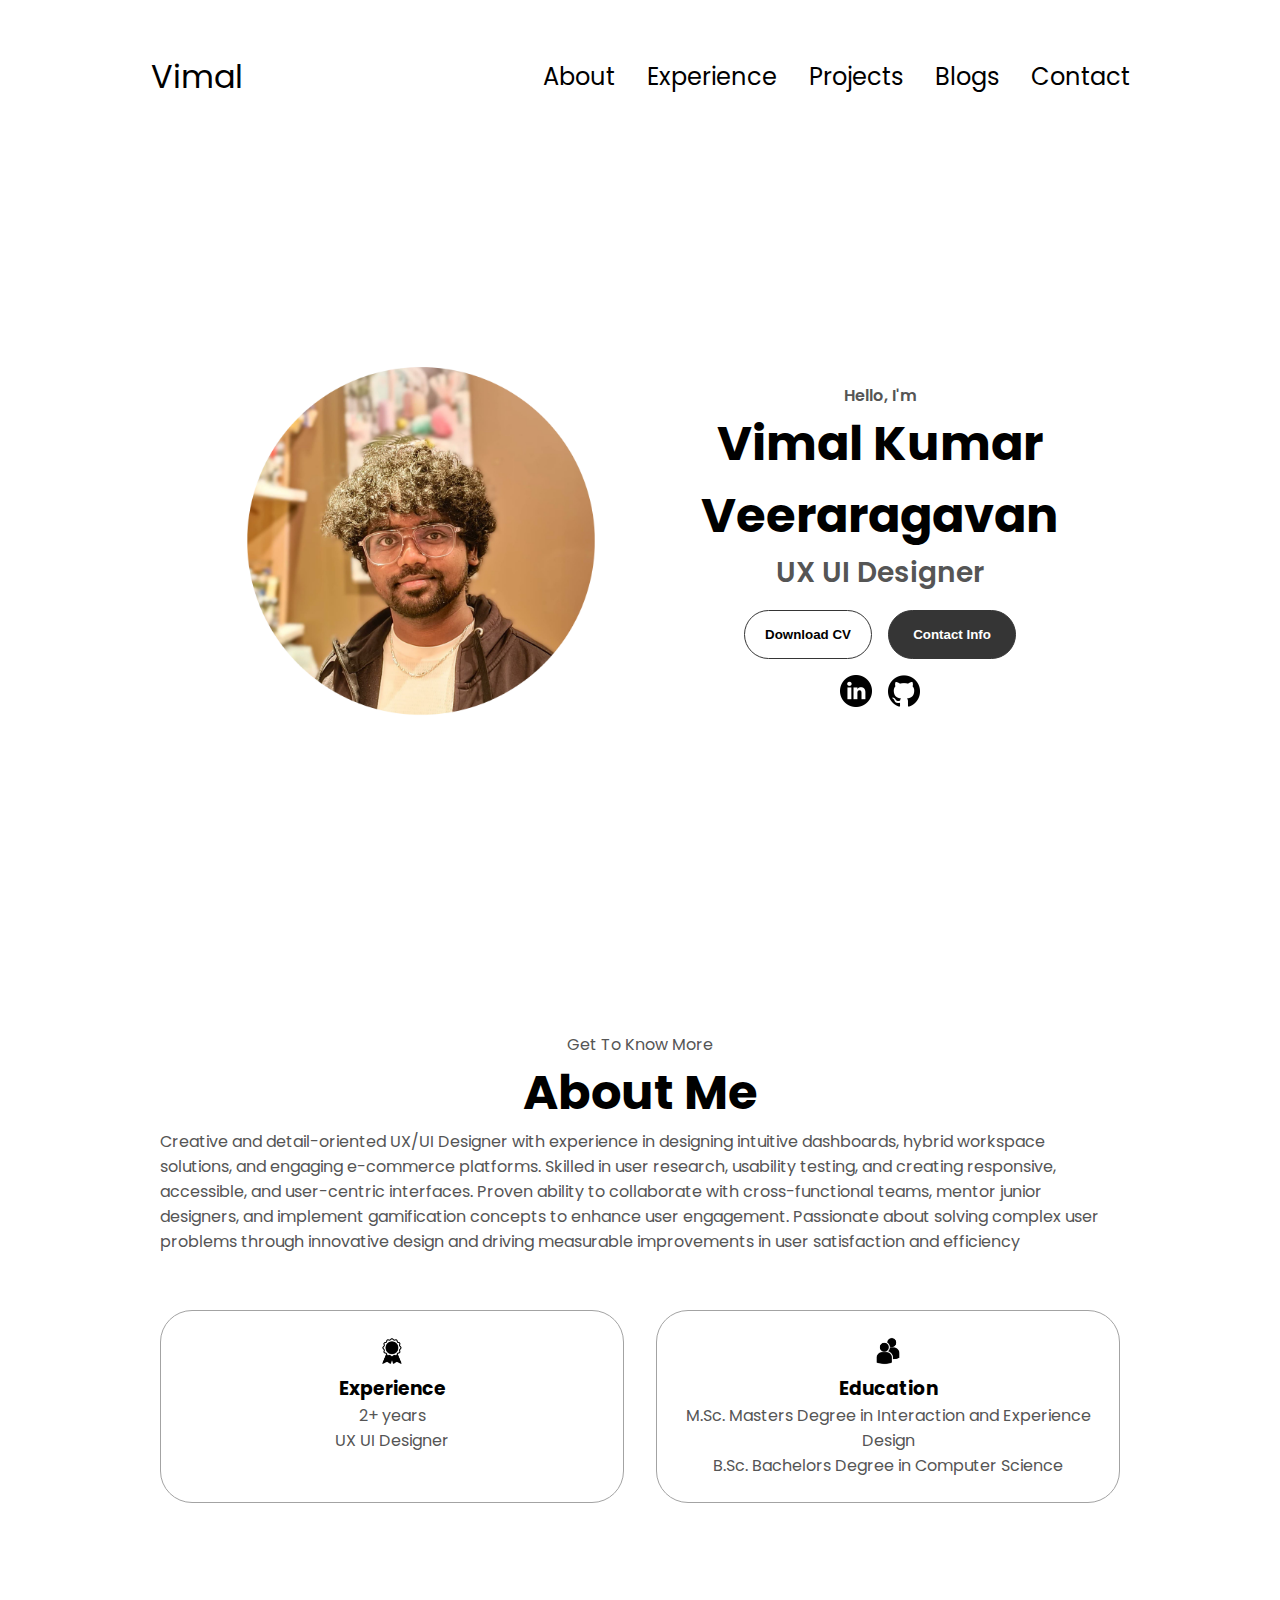
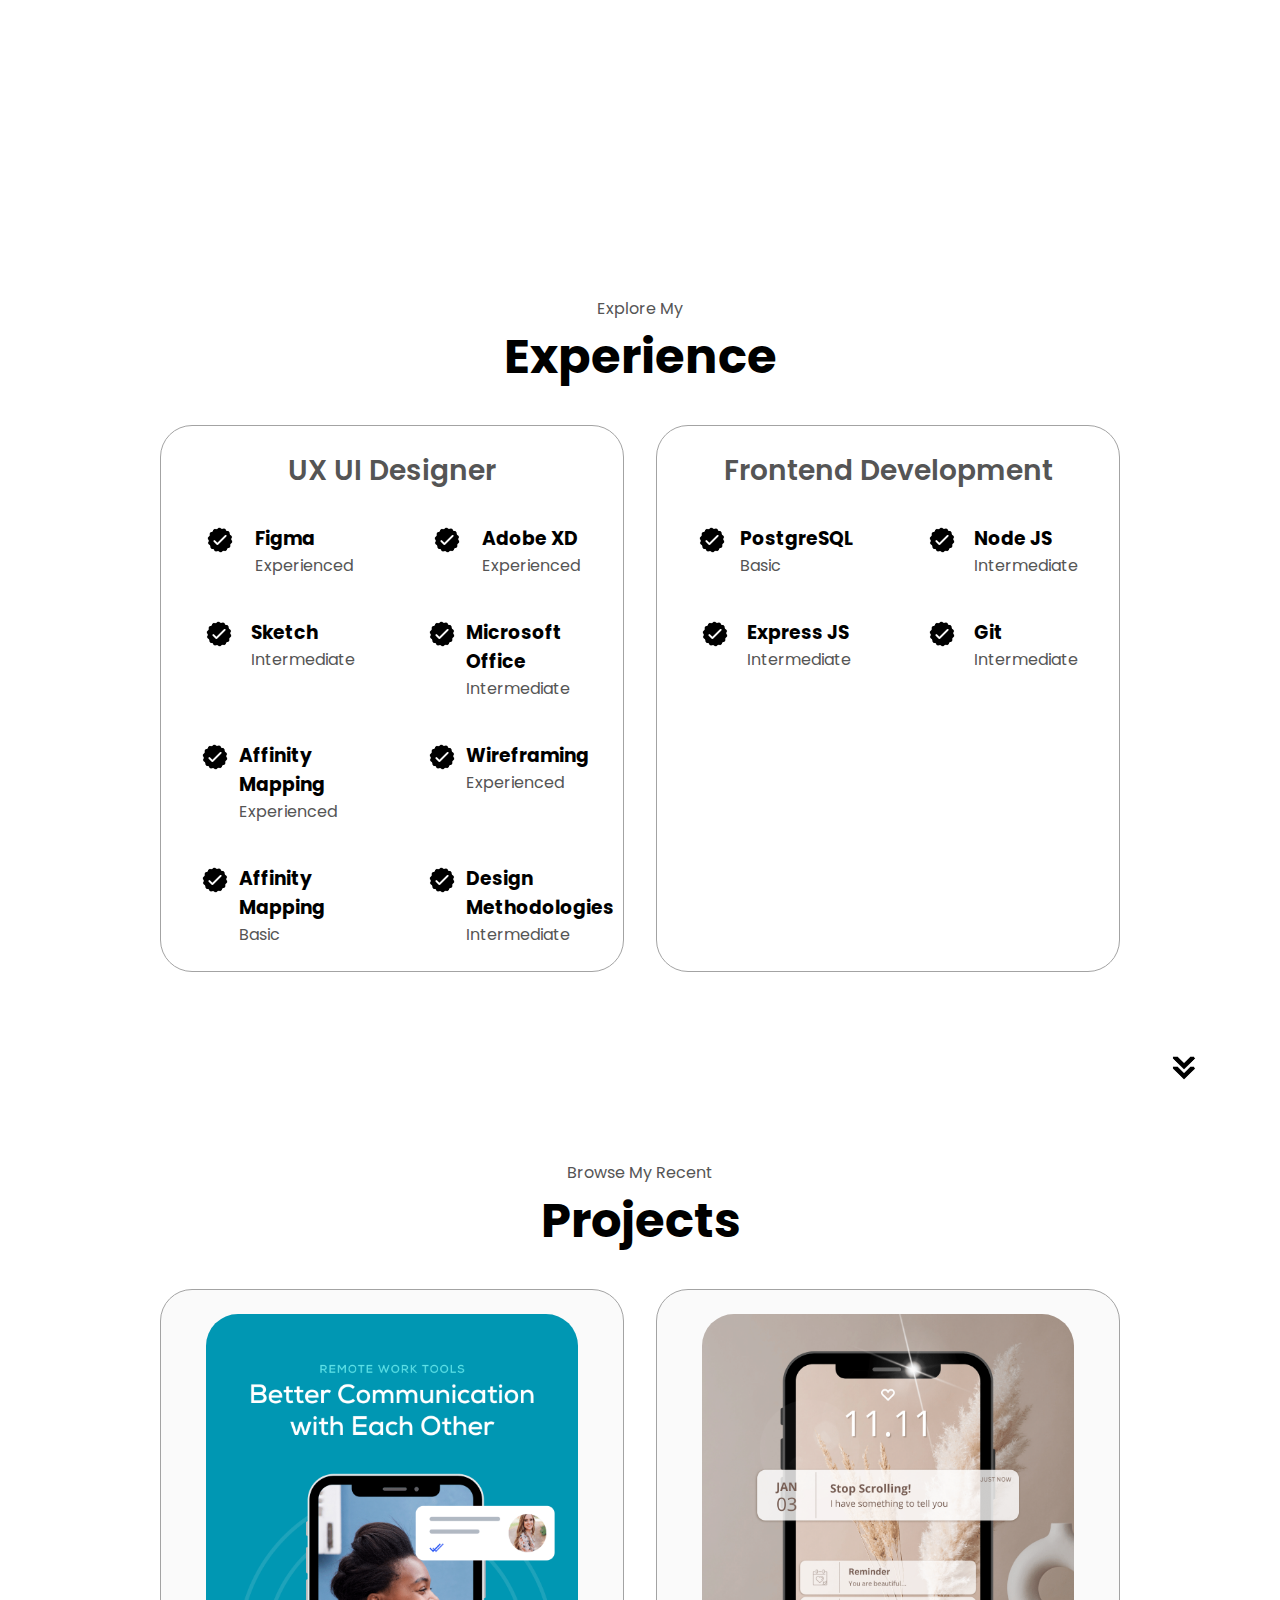
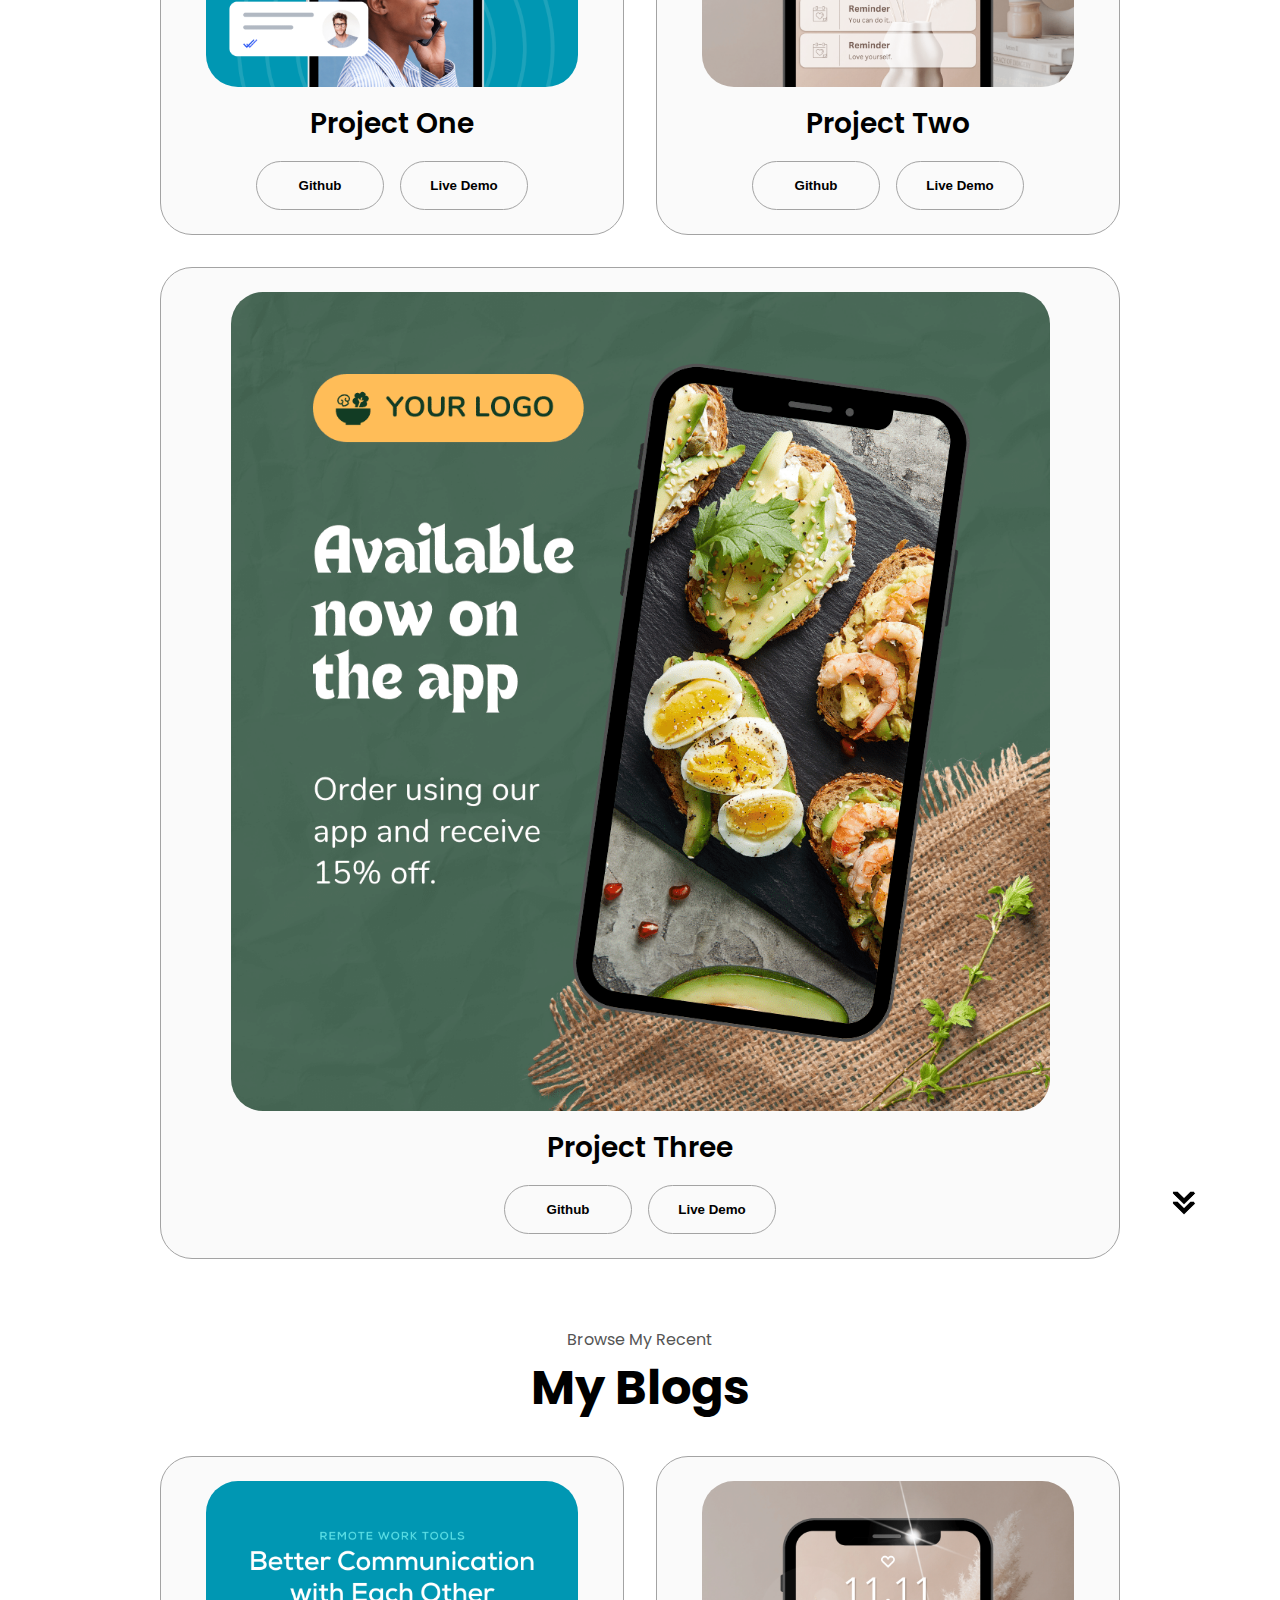
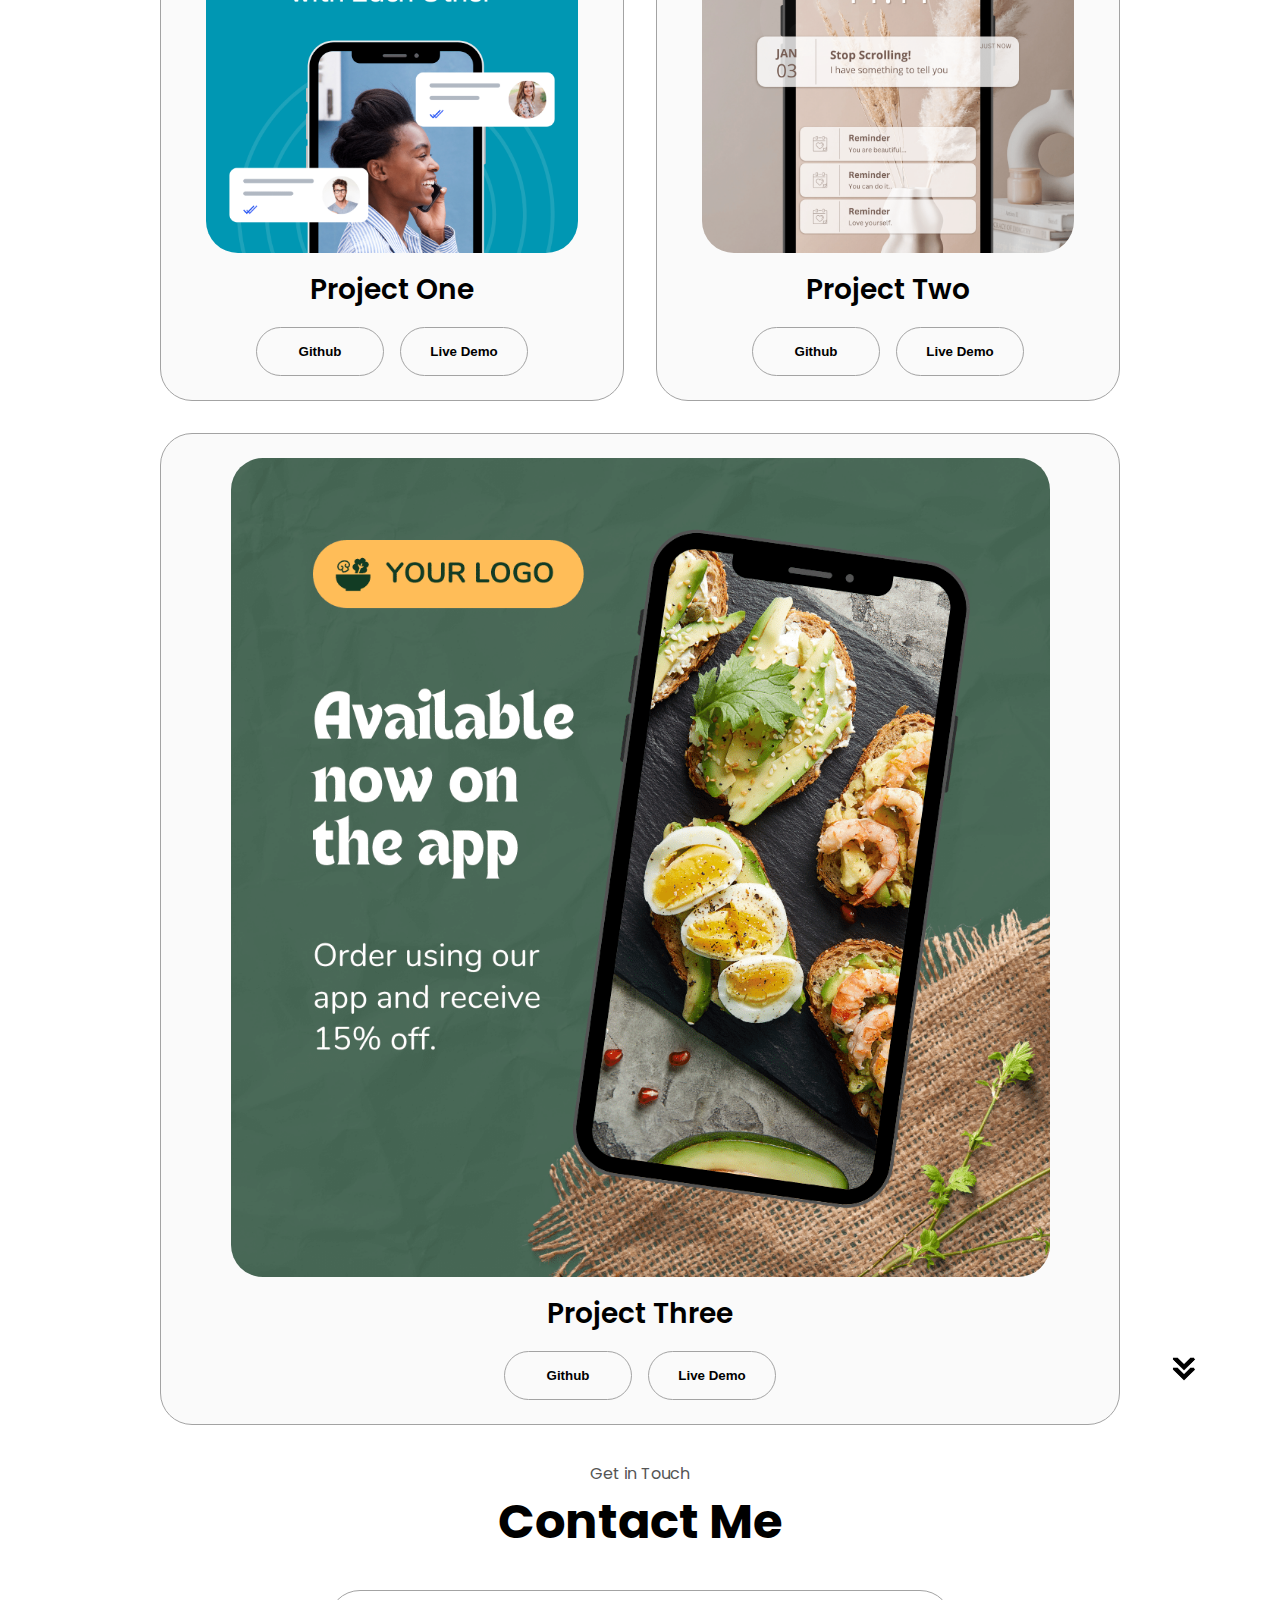
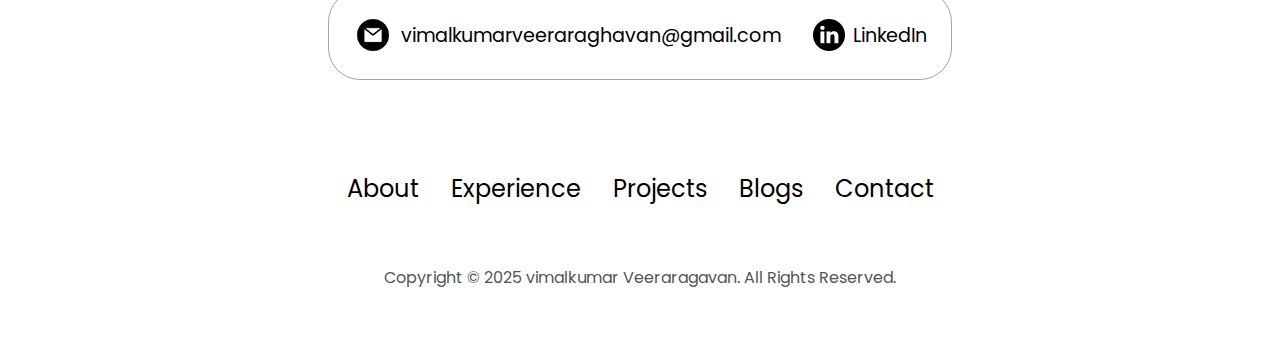
<file: VimalKumar/index.html>
<!DOCTYPE html>
<html lang="en">

  <head>
    <meta charset="UTF-8" />
    <meta http-equiv="X-UA-Compatible" content="IE=edge" />
    <meta name="viewport" content="width=device-width, initial-scale=1.0" />
    <title>Vimal's Portfolio</title>
    <link rel="stylesheet" href="style.css" />
    <link rel="stylesheet" href="mediaqueries.css" />
  </head>
  <body>
    <nav id="desktop-nav">
      <div class="logo">Vimal</div>
      <div>
        <ul class="nav-links">
          <li><a href="#about">About</a></li>
          <li><a href="#experience">Experience</a></li>
          <li><a href="#projects">Projects</a></li>
          <li><a href="#Blogs">Blogs</a></li>
          <li><a href="#contact">Contact</a></li>
        </ul>
      </div>
    </nav>
    <nav id="hamburger-nav">
      <div class="logo">Vimal</div>
      <div class="hamburger-menu">
        <div class="hamburger-icon" onclick="toggleMenu()">
          <span></span>
          <span></span>
          <span></span>
        </div>
        <div class="menu-links">
          <li><a href="#about" onclick="toggleMenu()">About</a></li>
          <li><a href="#experience" onclick="toggleMenu()">Experience</a></li>
          <li><a href="#projects" onclick="toggleMenu()">Projects</a></li>
          <li><a href="#Blogs" onclick="toggleMenu()">Blogs</a></li>
          <li><a href="#contact" onclick="toggleMenu()">Contact</a></li>
        </div>
      </div>
    </nav>
    <section id="profile">
      <div class="section__pic-container">
        <img src="./assets/v.png" alt="John Doe profile picture" />
      </div>
      <div class="section__text">
        <p class="section__text__p1">Hello, I'm</p>
        <h1 class="title">Vimal Kumar <br>Veeraragavan</h1>
        <p class="section__text__p2">UX UI Designer</p>
        <div class="btn-container">
          <button
            class="btn btn-color-2"
            onclick="window.open('./assets/VimalKumar.pdf')"
          >
            Download CV
          </button>
          <button class="btn btn-color-1" onclick="location.href='./#contact'">
            Contact Info
          </button>
        </div>
        <div id="socials-container">
          <img
            src="./assets/linkedin.png"
            alt="My LinkedIn profile"
            class="icon"
            onclick="location.href='https://linkedin.com/'"
          />
          <img
            src="./assets/github.png"
            alt="My Github profile"
            class="icon"
            onclick="location.href='https:www.linkedin.com/in/vimal20'"
          />
        </div>
      </div>
    </section>
    <section id="about">
      <p class="section__text__p1">Get To Know More</p>
      <h1 class="title">About Me</h1>
      <!-- <div class="section-container">
        <div class="section__pic-container">
          <img
            src="./assets/about-pic.png"
            alt="Profile picture"
            class="about-pic"
          /> -->
        </div>
        <div class="about-details-container">
          <div class="about-containers">
            <div class="details-container">
              <img
                src="./assets/experience.png"
                alt="Experience icon"
                class="icon"
              />
             
              <h3>Experience</h3>
              <p>2+ years <br />UX UI Designer</p>
            </div>
            <div class="details-container">
              <img
                src="./assets/education.png"
                alt="Education icon"
                class="icon"
              />
              
              <h3>Education</h3>
              <p>M.Sc. Masters Degree in Interaction and Experience Design<br />B.Sc. Bachelors Degree in Computer Science</p>
            </div>
          </div>
          <div class="text-container">
            
            <p>
              Creative and detail-oriented UX/UI Designer with experience in designing intuitive dashboards, hybrid workspace
solutions, and engaging e-commerce platforms. Skilled in user research, usability testing, and creating responsive,
accessible, and user-centric interfaces. Proven ability to collaborate with cross-functional teams, mentor junior
designers, and implement gamification concepts to enhance user engagement. Passionate about solving complex user
problems through innovative design and driving measurable improvements in user satisfaction and efficiency
            </p>
          </div>
        </div>
      </div>
      <img
        src="./assets/arrow.png"
        alt="Arrow icon"
        class="icon arrow"
        onclick="location.href='./#experience'"
      />
    </section>
    <section id="experience">
      <p class="section__text__p1">Explore My</p>
      <h1 class="title">Experience</h1>
      <div class="experience-details-container">
        <div class="about-containers">
          <div class="details-container">
            <h2 class="experience-sub-title">UX UI Designer</h2>
            <div class="article-container">
              <article>
                <img
                  src="./assets/checkmark.png"
                  alt="Experience icon"
                  class="icon"
                />
                <div>
                  <h3>Figma</h3>
                  <p>Experienced</p>
                </div>
              </article>
              <article>
                <img
                  src="./assets/checkmark.png"
                  alt="Experience icon"
                  class="icon"
                />
                <div>
                  <h3>Adobe XD</h3>
                  <p>Experienced</p>
                </div>
              </article>
              <article>
                <img
                  src="./assets/checkmark.png"
                  alt="Experience icon"
                  class="icon"
                />
                <div>
                  <h3>Sketch</h3>
                  <p>Intermediate</p>
                </div>
              </article>
              <article>
                <img
                  src="./assets/checkmark.png"
                  alt="Experience icon"
                  class="icon"
                />
                <div>
                  <h3>Microsoft Office</h3>
                  <p>Intermediate</p>
                </div>
              </article>
              <article>
                <img
                  src="./assets/checkmark.png"
                  alt="Experience icon"
                  class="icon"
                />
                <div>
                  <h3>Affinity Mapping</h3>
                  <p>Experienced</p>
                </div>
              </article>
              <article>
                <img
                  src="./assets/checkmark.png"
                  alt="Experience icon"
                  class="icon"
                />
                <div>
                  <div>
                    <h3>Wireframing</h3>
                    <p>Experienced</p>
                  </div>
                </article>
                <article>
                  <img
                    src="./assets/checkmark.png"
                    alt="Experience icon"
                    class="icon"
                  />
                  <div>
                    <div>
                      <h3>Affinity Mapping</h3>
                      <p>Basic</p>
                    </div>
                  </article>
                  <article>
                    <img
                      src="./assets/checkmark.png"
                      alt="Experience icon"
                      class="icon"
                    />
                    <div>
                  <h3>Design Methodologies</h3>
                  <p>Intermediate</p>
                </div>
              </article>
            </div>
          </div>
          <div class="details-container">
            <h2 class="experience-sub-title">Frontend Development</h2>
            <div class="article-container">
              <article>
                <img
                  src="./assets/checkmark.png"
                  alt="Experience icon"
                  class="icon"
                />
                <div>
                  <h3>PostgreSQL</h3>
                  <p>Basic</p>
                </div>
              </article>
              <article>
                <img
                  src="./assets/checkmark.png"
                  alt="Experience icon"
                  class="icon"
                />
                <div>
                  <h3>Node JS</h3>
                  <p>Intermediate</p>
                </div>
              </article>
              <article>
                <img
                  src="./assets/checkmark.png"
                  alt="Experience icon"
                  class="icon"
                />
                <div>
                  <h3>Express JS</h3>
                  <p>Intermediate</p>
                </div>
              </article>
              <article>
                <img
                  src="./assets/checkmark.png"
                  alt="Experience icon"
                  class="icon"
                />
                <div>
                  <h3>Git</h3>
                  <p>Intermediate</p>
                </div>
              </article>
            </div>
          </div>
        </div>
      </div>
      <img
        src="./assets/arrow.png"
        alt="Arrow icon"
        class="icon arrow"
        onclick="location.href='./#projects'"
      />
    </section>
    <section id="projects">
      <p class="section__text__p1">Browse My Recent</p>
      <h1 class="title">Projects</h1>
      <div class="experience-details-container">
        <div class="about-containers">
          <div class="details-container color-container">
            <div class="article-container">
              <img
                src="./assets/project-1.png"
                alt="Project 1"
                class="project-img"
              />
            </div>
            <h2 class="experience-sub-title project-title">Project One</h2>
            <div class="btn-container">
              <button
                class="btn btn-color-2 project-btn"
                onclick="location.href=''"
              >
                Github
              </button>
              <button
                class="btn btn-color-2 Blogs-btn"
                onclick="location.href='https://github.com/'"
              >
                Live Demo
              </button>
            </div>
          </div>
          <div class="details-container color-container">
            <div class="article-container">
              <img
                src="./assets/project-2.png"
                alt="Project 2"
                class="project-img"
              />
            </div>
            <h2 class="experience-sub-title project-title">Project Two</h2>
            <div class="btn-container">
              <button
                class="btn btn-color-2 project-btn"
                onclick="location.href='https://github.com/'"
              >
                Github
              </button>
              <button
                class="btn btn-color-2 project-btn"
                onclick="location.href='https://github.com/'"
              >
                Live Demo
              </button>
            </div>
          </div>
          <div class="details-container color-container">
            <div class="article-container">
              <img
                src="./assets/project-3.png"
                alt="Project 3"
                class="project-img"
              />
            </div>
            <h2 class="experience-sub-title project-title">Project Three</h2>
            <div class="btn-container">
              <button
                class="btn btn-color-2 project-btn"
                onclick="location.href='https://github.com/'"
              >
                Github
              </button>
              <button
                class="btn btn-color-2 project-btn"
                onclick="location.href='https://github.com/'"
              >
                Live Demo
              </button>
            </div>
          </div>
        </div>
      </div>
      <img
        src="./assets/arrow.png"
        alt="Arrow icon"
        class="icon arrow"
        onclick="location.href='./#contact'"
      />
    </section>
    <section id="Blogs">
      <p class="section__text__p1">Browse My Recent</p>
      <h1 class="title">My Blogs</h1>
      <div class="experience-details-container">
        <div class="about-containers">
          <div class="details-container color-container">
            <div class="article-container">
              <img
                src="./assets/project-1.png"
                alt="Project 1"
                class="project-img"
              />
            </div>
            <h2 class="experience-sub-title project-title">Project One</h2>
            <div class="btn-container">
              <button
                class="btn btn-color-2 project-btn"
                onclick="location.href='https://github.com/'"
              >
                Github
              </button>
              <button
                class="btn btn-color-2 project-btn"
                onclick="location.href='https://github.com/'"
              >
                Live Demo
              </button>
            </div>
          </div>
          <div class="details-container color-container">
            <div class="article-container">
              <img
                src="./assets/project-2.png"
                alt="Project 2"
                class="project-img"
              />
            </div>
            <h2 class="experience-sub-title project-title">Project Two</h2>
            <div class="btn-container">
              <button
                class="btn btn-color-2 project-btn"
                onclick="location.href='https://github.com/'"
              >
                Github
              </button>
              <button
                class="btn btn-color-2 project-btn"
                onclick="location.href='https://github.com/'"
              >
                Live Demo
              </button>
            </div>
          </div>
          <div class="details-container color-container">
            <div class="article-container">
              <img
                src="./assets/project-3.png"
                alt="Project 3"
                class="project-img"
              />
            </div>
            <h2 class="experience-sub-title project-title">Project Three</h2>
            <div class="btn-container">
              <button
                class="btn btn-color-2 project-btn"
                onclick="location.href='https://github.com/'"
              >
                Github
              </button>
              <button
                class="btn btn-color-2 project-btn"
                onclick="location.href='https://github.com/'"
              >
                Live Demo
              </button>
            </div>
          </div>
        </div>
      </div>
      <img
        src="./assets/arrow.png"
        alt="Arrow icon"
        class="icon arrow"
        onclick="location.href='./#contact'"
      />
    </section>
    <section id="contact">
      <p class="section__text__p1">Get in Touch</p>
      <h1 class="title">Contact Me</h1>
      <div class="contact-info-upper-container">
        <div class="contact-info-container">
          <img
            src="./assets/email.png"
            alt="Email icon"
            class="icon contact-icon email-icon"
          />
          <p><a href="mailto:examplemail@gmail.com">vimalkumarveeraraghavan@gmail.com</a></p>
        </div>
        <div class="contact-info-container">
          <img
            src="./assets/linkedin.png"
            alt="LinkedIn icon"
            class="icon contact-icon"
          />
          <p><a href="https://www.linkedin.com">LinkedIn</a></p>
        </div>
      </div>
    </section>
    
    <footer>
      <nav>
        <div class="nav-links-container">
          <ul class="nav-links">
            <li><a href="#about">About</a></li>
            <li><a href="#experience">Experience</a></li>
            <li><a href="#projects">Projects</a></li>
            <li><a href="#Blogs">Blogs</a></li>
            <li><a href="#contact">Contact</a></li>
          </ul>
        </div>
      </nav>
      <p>Copyright &#169; 2025 vimalkumar Veeraragavan. All Rights Reserved.</p>
    </footer>
    <script src="script.js"></script>
  </body>
</html>
</file>
<file: VimalKumar/style.css>
/* GENERAL */

@import url("https://fonts.googleapis.com/css2?family=Poppins:wght@300;400;500;600&display=swap");

* {
  margin: 0;
  padding: 0;
}

body {
  font-family: "Poppins", sans-serif;
}

html {
  scroll-behavior: smooth;
}

p {
  color: rgb(85, 85, 85);
}

/* TRANSITION */

a,
.btn {
  transition: all 300ms ease;
}

/* DESKTOP NAV */

nav,
.nav-links {
  display: flex;
}

nav {
  justify-content: space-around;
  align-items: center;
  height: 17vh;
}

.nav-links {
  gap: 2rem;
  list-style: none;
  font-size: 1.5rem;
}

a {
  color: black;
  text-decoration: none;
  text-decoration-color: white;
}

a:hover {
  color: rgb(128, 128, 128);
  text-decoration: underline;
  text-underline-offset: 1rem;
  text-decoration-color: rgb(181, 181, 181);
}

.logo {
  font-size: 2rem;
}

.logo:hover {
  cursor: default;
}

/* HAMBURGER MENU */

#hamburger-nav {
  display: none;
}

.hamburger-menu {
  position: relative;
  display: inline-block;
}

.hamburger-icon {
  display: flex;
  flex-direction: column;
  justify-content: space-between;
  height: 24px;
  width: 30px;
  cursor: pointer;
}

.hamburger-icon span {
  width: 100%;
  height: 2px;
  background-color: black;
  transition: all 0.3 ease-in-out;
}

.menu-links {
  position: absolute;
  top: 100%;
  right: 0;
  background-color: white;
  width: fit-content;
  max-height: 0;
  overflow: hidden;
  transition: all 0.3 ease-in-out;
}

.menu-links a {
  display: block;
  padding: 10px;
  text-align: center;
  font-size: 1.5rem;
  color: black;
  text-decoration: none;
  transition: all 0.3 ease-in-out;
}

.menu-links li {
  list-style: none;
}

.menu-links.open {
  max-height: 300px;
}

.hamburger-icon.open span:first-child {
  transform: rotate(45deg) translate(10px, 5px);
}

.hamburger-icon.open span:nth-child(2) {
  opacity: 0;
}

.hamburger-icon.open span:last-child {
  transform: rotate(-45deg) translate(10px, -5px);
}

.hamburger-icon span:first-child {
  transform: none;
}

.hamburger-icon span:first-child {
  opacity: 1;
}

.hamburger-icon span:first-child {
  transform: none;
}

/* SECTIONS */

section {
  padding-top: 4vh;
  height: 96vh;
  margin: 0 10rem;
  box-sizing: border-box;
  min-height: fit-content;
}

.section-container {
  display: flex;
}

/* PROFILE SECTION */

#profile {
  display: flex;
  justify-content: center;
  gap: 5rem;
  height: 80vh;
}

.section__pic-container {
  display:flex;
  height: 400px;
  width: 400px;
  margin:auto 0;
}

.section__text {
  align-self: center;
  text-align: center;
}

.section__text p {
  font-weight: 600;
}

.section__text__p1 {
  text-align: center;
}

.section__text__p2 {
  font-size: 1.75rem;
  margin-bottom: 1rem;
}

.title {
  font-size: 3rem;
  text-align: center;
}

#socials-container {
  display: flex;
  justify-content: center;
  margin-top: 1rem;
  gap: 1rem;
}

/* ICONS */

.icon {
  cursor: pointer;
  height: 2rem;
}

/* BUTTONS */

.btn-container {
  display: flex;
  justify-content: center;
  gap: 1rem;
}

.btn {
  font-weight: 600;
  transition: all 300ms ease;
  padding: 1rem;
  width: 8rem;
  border-radius: 2rem;
}

.btn-color-1,
.btn-color-2 {
  border: rgb(53, 53, 53) 0.1rem solid;
}

.btn-color-1:hover,
.btn-color-2:hover {
  cursor: pointer;
}

.btn-color-1,
.btn-color-2:hover {
  background: rgb(53, 53, 53);
  color: white;
}

.btn-color-1:hover {
  background: rgb(0, 0, 0);
}

.btn-color-2 {
  background: none;
}

.btn-color-2:hover {
  border: rgb(255, 255, 255) 0.1rem solid;
}

.btn-container {
  gap: 1rem;
}

/* ABOUT SECTION */

#about {
  position: none;
}

.about-containers {
  gap: 2rem;
  margin-bottom: 2rem;
  margin-top: 2rem;
}

.about-details-container {
  justify-content: center;
  flex-direction: column-reverse;
  gap: 1.5rem;
}

.about-containers,
.about-details-container {
  display: flex;
}

.about-pic {
  border-radius: 2rem;
}

.arrow {
  position: absolute;
  right: -5rem;
  bottom: 2.5rem;
}

.details-container {
  padding: 1.5rem;
  flex: 1;
  background: white;
  border-radius: 2rem;
  border: rgb(53, 53, 53) 0.1rem solid;
  border-color: rgb(163, 163, 163);
  text-align: center;
}

.section-container {
  gap: 4rem;
  height: 80%;
}

.section__pic-container {
  height: 400px;
  width: 400px;
  margin: auto 0;
}

/* EXPERIENCE SECTION */

#experience {
  position: relative;
}

.experience-sub-title {
  color: rgb(85, 85, 85);
  font-weight: 600;
  font-size: 1.75rem;
  margin-bottom: 2rem;
}

.experience-details-container {
  display:flexbox;
  justify-content: center;
  flex-direction: column;
}

.article-container {
  display: flex;
  text-align: initial;
  flex-wrap: wrap;
  flex-direction: row;
  gap: 2.5rem;
  justify-content: space-around;
}

article {
  display: flex;
  width: 10rem;
  justify-content: space-around;
  gap: 0.5rem;
}

article .icon {
  cursor: default;
}



/* PROJECTS SECTION */

#projects {
  position: relative;
}

.color-container {
  border-color: rgb(163, 163, 163);
  background: rgb(250, 250, 250);
}

.project-img {
  border-radius: 2rem;
  width: 90%;
  height: 90%;
}

.project-title {
  margin: 1rem;
  color: black;
}

.project-btn {
  color: black;
  border-color: rgb(163, 163, 163);
}

/* BLOG SECTION */

#Blogs {
  position: relative;
}

.Blogs-container {
  border-color: rgb(163, 163, 163);
  background: rgb(250, 250, 250);
}

.Blogs-img {
  border-radius: 2rem;
  width: 90%;
  height: 90%;
}

.Blogs-title {
  margin: 1rem;
  color: black;
}

.Blogs-btn {
  color: black;
  border-color: rgb(163, 163, 163);
}




/* CONTACT */

#contact {
  display: flex;
  justify-content: center;
  flex-direction: column;
  height: 70vh;
}

.contact-info-upper-container {
  display: flex;
  justify-content: center;
  border-radius: 2rem;
  border: rgb(53, 53, 53) 0.1rem solid;
  border-color: rgb(163, 163, 163);
  background: (250, 250, 250);
  margin: 2rem auto;
  padding: 0.5rem;
}

.contact-info-container {
  display: flex;
  align-items: center;
  justify-content: center;
  gap: 0.5rem;
  margin: 1rem;
}

.contact-info-container p {
  font-size: larger;
}

.contact-icon {
  cursor: default;
}

.email-icon {
  height: 2.5rem;
}

/* FOOTER SECTION */

footer {
  height: 26vh;
  margin: 0 1rem;
}

footer p {
  text-align: center;
}
</file>
<file: VimalKumar/mediaqueries.css>
@media screen and (max-width: 1400px) {
  #profile {
    height: 83vh;
    margin-bottom: 6rem;
  }
  .about-containers {
    flex-wrap: wrap;
  }
  #contact,
  #projects {
    height: fit-content;
  }
}

@media screen and (max-width: 1200px) {
  #desktop-nav {
    display: none;
  }
  #hamburger-nav {
    display: flex;
  }
  #experience,
  .experience-details-container {
    margin-top: 2rem;
  }
  #profile,
  .section-container {
    display: block;
  }
  .arrow {
    display: none;
  }
  section,
  .section-container {
    height: fit-content;
  }
  section {
    margin: 0 5%;
  }
  .section__pic-container {
    width: 275px;
    height: 275px;
    margin: 0 auto 2rem;
  }
  .about-containers {
    margin-top: 0;
  }
}

@media screen and (max-width: 600px) {
  #contact,
  footer {
    height: 40vh;
  }
  #profile {
    height: 83vh;
    margin-bottom: 0;
  }
  article {
    font-size: 1rem;
  }
  footer nav {
    height: fit-content;
    margin-bottom: 2rem;
  }
  .about-containers,
  .contact-info-upper-container,
  .btn-container {
    flex-wrap: wrap;
  }
  .contact-info-container {
    margin: 0;
  }
  .contact-info-container p,
  .nav-links li a {
    font-size: 1rem;
  }
  .experience-sub-title {
    font-size: 1.25rem;
  }
  .logo {
    font-size: 1.5rem;
  }
  .nav-links {
    flex-direction: column;
    gap: 0.5rem;
    text-align: center;
  }
  .section__pic-container {
    width: auto;
    height: 46vw;
    justify-content: center;
  }
  .section__text__p2 {
    font-size: 1.25rem;
  }
  .title {
    font-size: 2rem;
  }
  .text-container {
    text-align: justify;
  }
}
</file>
